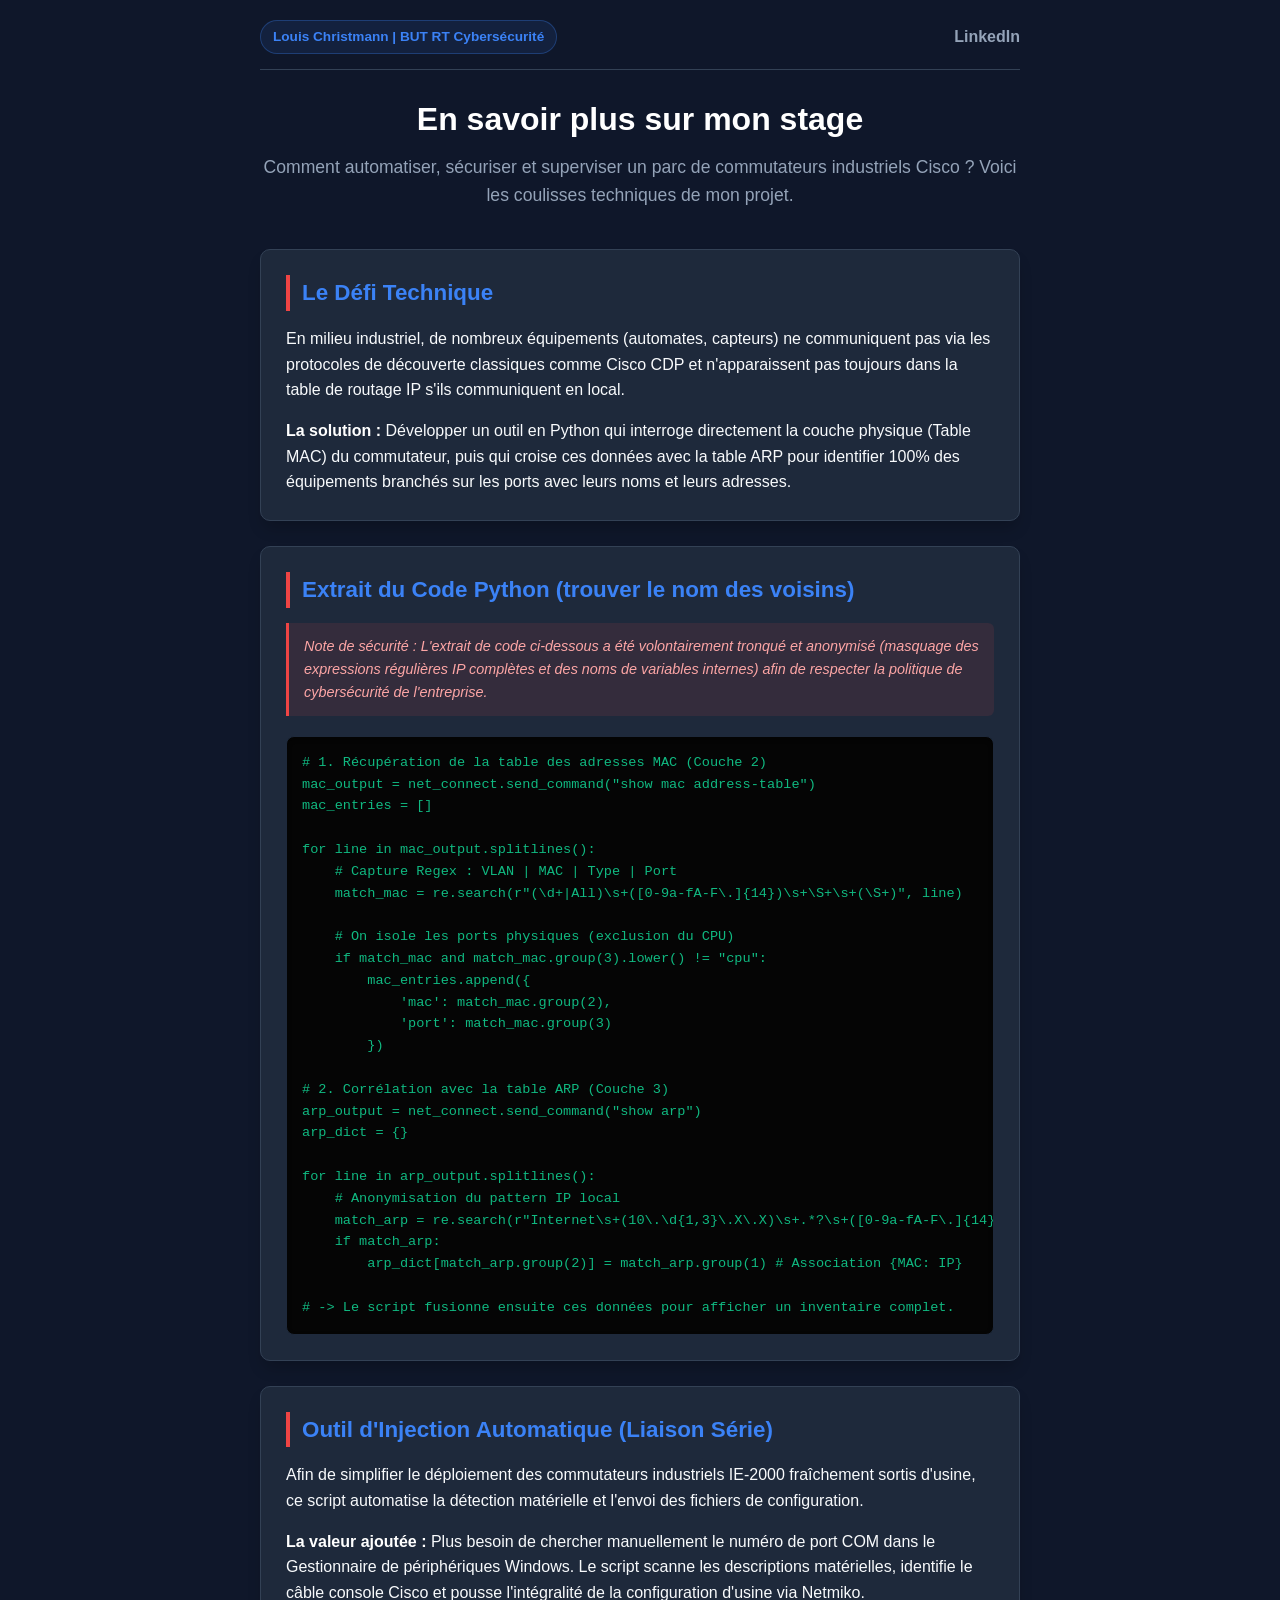
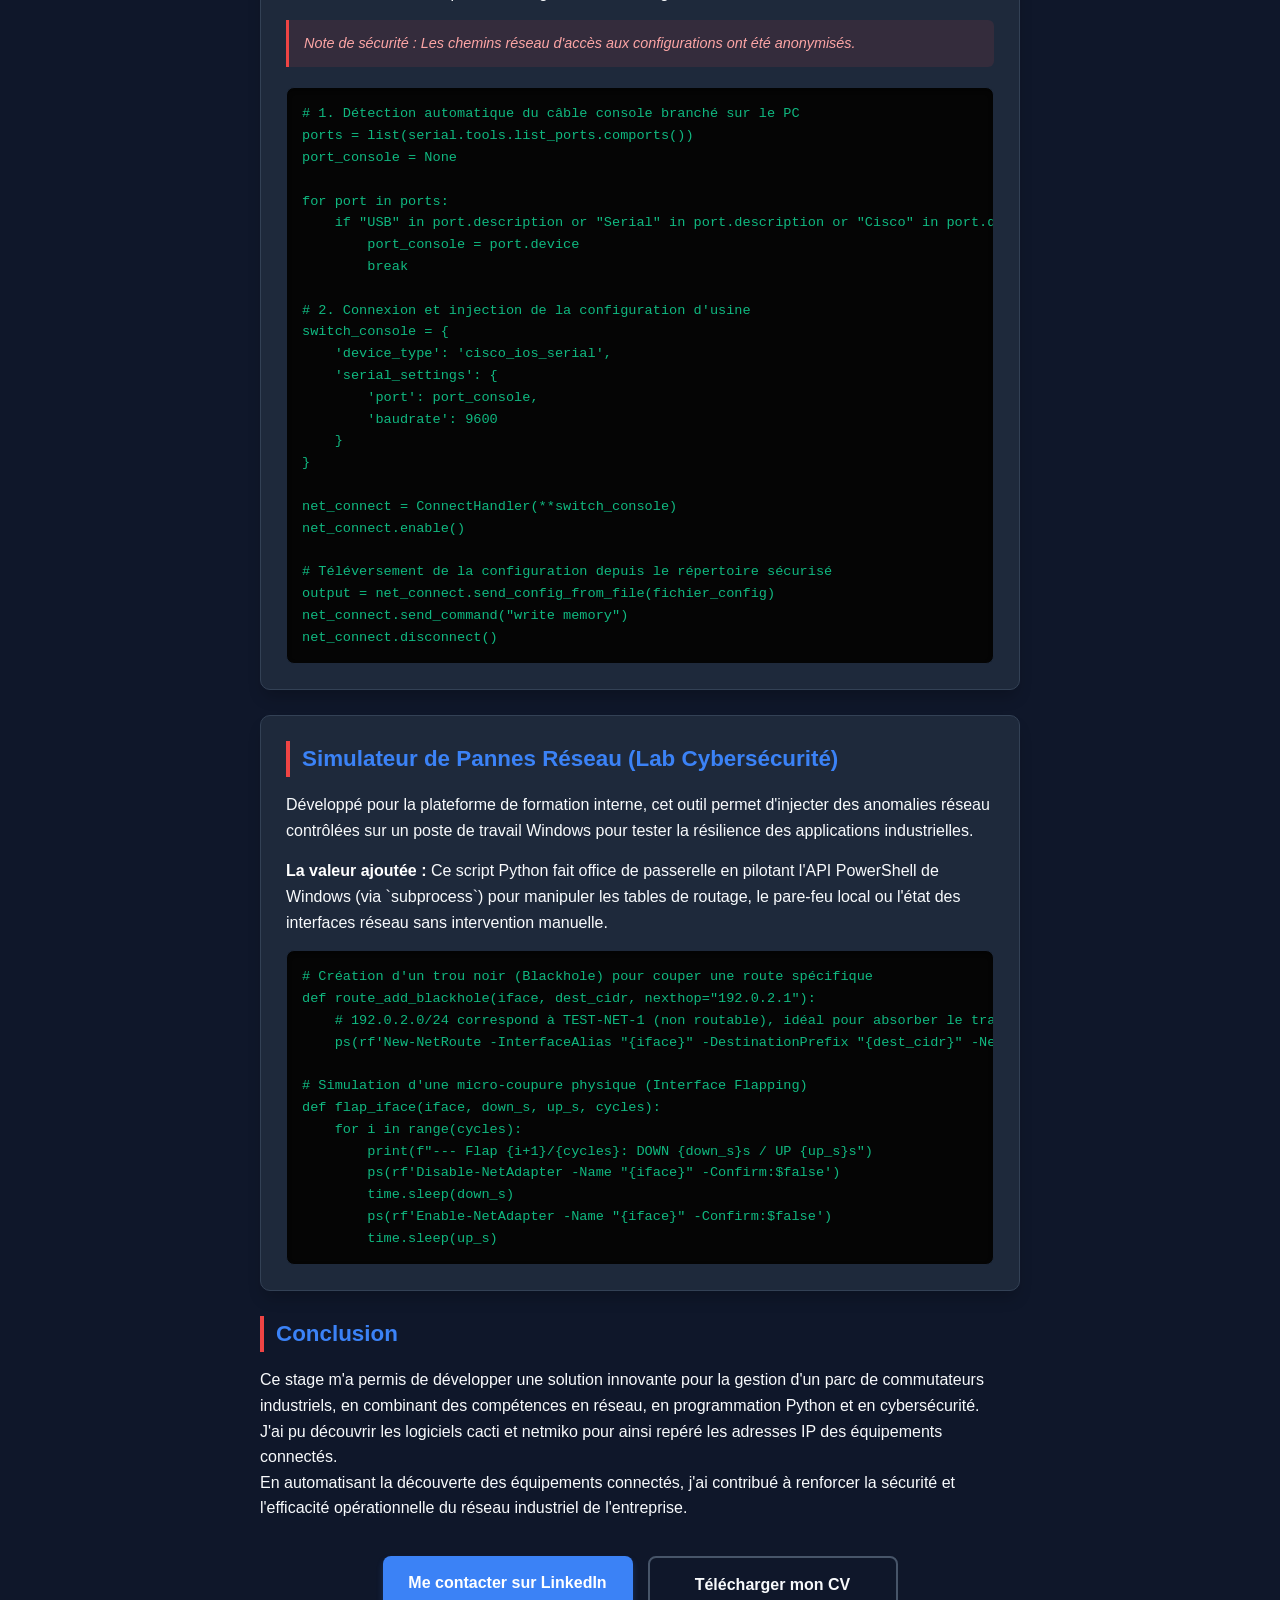
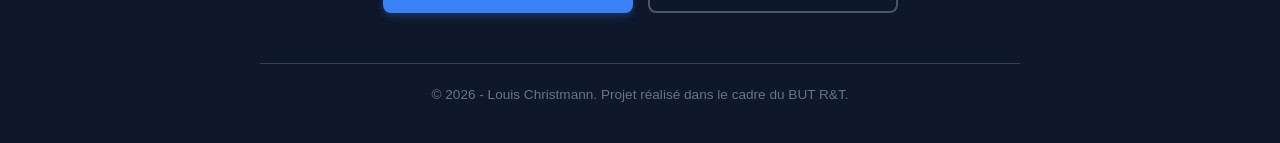
<file: index.html>
<!DOCTYPE html>
<html lang="fr">
<head>
    <meta charset="UTF-8">
    <meta name="viewport" content="width=device-width, initial-scale=1.0">
    <title>En savoir plus - Louis Christmann</title>
    <link rel="stylesheet" href="savoirplus.css">
</head>
<body>

    <div class="container">
        <header>
            <nav>
                <div class="nav-links">
                    <span class="badge">Louis Christmann | BUT RT Cybersécurité</span>
                    <a href="https://www.linkedin.com/in/louis-christmann-94b1a62aa/" target="_blank" class="linkedin-link">LinkedIn</a>
                </div>
            </nav>
            <h1>En savoir plus sur mon stage</h1>
            <h3>Comment automatiser, sécuriser et superviser un parc de commutateurs industriels Cisco ? Voici les coulisses techniques de mon projet.</h3>
        </header>

        <section class="card">
            <h2> Le Défi Technique</h2>
            <p>
                En milieu industriel, de nombreux équipements (automates, capteurs) ne communiquent pas via les protocoles de découverte classiques comme Cisco CDP et n'apparaissent pas toujours dans la table de routage IP s'ils communiquent en local.
            </p>
            <p>
                <strong>La solution :</strong> Développer un outil en Python qui interroge directement la couche physique (Table MAC) du commutateur, puis qui croise ces données avec la table ARP pour identifier 100% des équipements branchés sur les ports avec leurs noms et leurs adresses.
            </p>
        </section>

        <section class="card">
            <h2> Extrait du Code Python (trouver le nom des voisins)</h2>
            
            <div class="disclaimer">
                 Note de sécurité : L'extrait de code ci-dessous a été volontairement tronqué et anonymisé (masquage des expressions régulières IP complètes et des noms de variables internes) afin de respecter la politique de cybersécurité de l'entreprise.
            </div>

            <pre><code># 1. Récupération de la table des adresses MAC (Couche 2)
mac_output = net_connect.send_command("show mac address-table")
mac_entries = []

for line in mac_output.splitlines():
    # Capture Regex : VLAN | MAC | Type | Port
    match_mac = re.search(r"(\d+|All)\s+([0-9a-fA-F\.]{14})\s+\S+\s+(\S+)", line)
    
    # On isole les ports physiques (exclusion du CPU)
    if match_mac and match_mac.group(3).lower() != "cpu":
        mac_entries.append({
            'mac': match_mac.group(2),
            'port': match_mac.group(3)
        })

# 2. Corrélation avec la table ARP (Couche 3)
arp_output = net_connect.send_command("show arp")
arp_dict = {}

for line in arp_output.splitlines():
    # Anonymisation du pattern IP local
    match_arp = re.search(r"Internet\s+(10\.\d{1,3}\.X\.X)\s+.*?\s+([0-9a-fA-F\.]{14})", line)
    if match_arp:
        arp_dict[match_arp.group(2)] = match_arp.group(1) # Association {MAC: IP}

# -> Le script fusionne ensuite ces données pour afficher un inventaire complet.</code></pre>
        </section>

        <section class="card">
            <h2>Outil d'Injection Automatique (Liaison Série)</h2>
            <p>
                Afin de simplifier le déploiement des commutateurs industriels IE-2000 fraîchement sortis d'usine, ce script automatise la détection matérielle et l'envoi des fichiers de configuration.
            </p>
            <p>
                <strong>La valeur ajoutée :</strong> Plus besoin de chercher manuellement le numéro de port COM dans le Gestionnaire de périphériques Windows. Le script scanne les descriptions matérielles, identifie le câble console Cisco et pousse l'intégralité de la configuration d'usine via Netmiko.
            </p>
            
            <div class="disclaimer">
                Note de sécurité : Les chemins réseau d'accès aux configurations ont été anonymisés.
            </div>

            <pre><code># 1. Détection automatique du câble console branché sur le PC
ports = list(serial.tools.list_ports.comports())
port_console = None

for port in ports:
    if "USB" in port.description or "Serial" in port.description or "Cisco" in port.description:
        port_console = port.device
        break

# 2. Connexion et injection de la configuration d'usine
switch_console = {
    'device_type': 'cisco_ios_serial',
    'serial_settings': {
        'port': port_console,
        'baudrate': 9600
    }
}

net_connect = ConnectHandler(**switch_console)
net_connect.enable()

# Téléversement de la configuration depuis le répertoire sécurisé
output = net_connect.send_config_from_file(fichier_config)
net_connect.send_command("write memory")
net_connect.disconnect()</code></pre>
        </section>

        <section class="card">
            <h2>Simulateur de Pannes Réseau (Lab Cybersécurité)</h2>
            <p>
                Développé pour la plateforme de formation interne, cet outil permet d'injecter des anomalies réseau contrôlées sur un poste de travail Windows pour tester la résilience des applications industrielles.
            </p>
            <p>
                <strong>La valeur ajoutée :</strong> Ce script Python fait office de passerelle en pilotant l'API PowerShell de Windows (via `subprocess`) pour manipuler les tables de routage, le pare-feu local ou l'état des interfaces réseau sans intervention manuelle.
            </p>

            <pre><code># Création d'un trou noir (Blackhole) pour couper une route spécifique
def route_add_blackhole(iface, dest_cidr, nexthop="192.0.2.1"):
    # 192.0.2.0/24 correspond à TEST-NET-1 (non routable), idéal pour absorber le trafic
    ps(rf'New-NetRoute -InterfaceAlias "{iface}" -DestinationPrefix "{dest_cidr}" -NextHop "{nexthop}"')

# Simulation d'une micro-coupure physique (Interface Flapping)
def flap_iface(iface, down_s, up_s, cycles):
    for i in range(cycles):
        print(f"--- Flap {i+1}/{cycles}: DOWN {down_s}s / UP {up_s}s")
        ps(rf'Disable-NetAdapter -Name "{iface}" -Confirm:$false')
        time.sleep(down_s)
        ps(rf'Enable-NetAdapter -Name "{iface}" -Confirm:$false')
        time.sleep(up_s)</code></pre>
        </section>

        <section class="conclusion">
            <h2> Conclusion</h2>
            <p>
                Ce stage m'a permis de développer une solution innovante pour la gestion d'un parc de commutateurs industriels, en combinant des compétences en réseau, en programmation Python et en cybersécurité.
            </p>
            <p>J'ai pu découvrir les logiciels cacti et netmiko pour ainsi repéré les adresses IP des équipements connectés.</p>
            <p>
                En automatisant la découverte des équipements connectés, j'ai contribué à renforcer la sécurité et l'efficacité opérationnelle du réseau industriel de l'entreprise.
            </p>
        </section>

        <div class="btn-container">
            <a href="https://www.linkedin.com/in/louis-christmann-94b1a62aa/" target="_blank" class="btn btn-primary"> Me contacter sur LinkedIn</a>
            <a href="CV.pdf" class="btn btn-outline" target="_blank"> Télécharger mon CV</a>
        </div>


        <footer>
            &copy; 2026 - Louis Christmann. Projet réalisé dans le cadre du BUT R&T.
        </footer>
    </div>

</body>
</html>
</file>
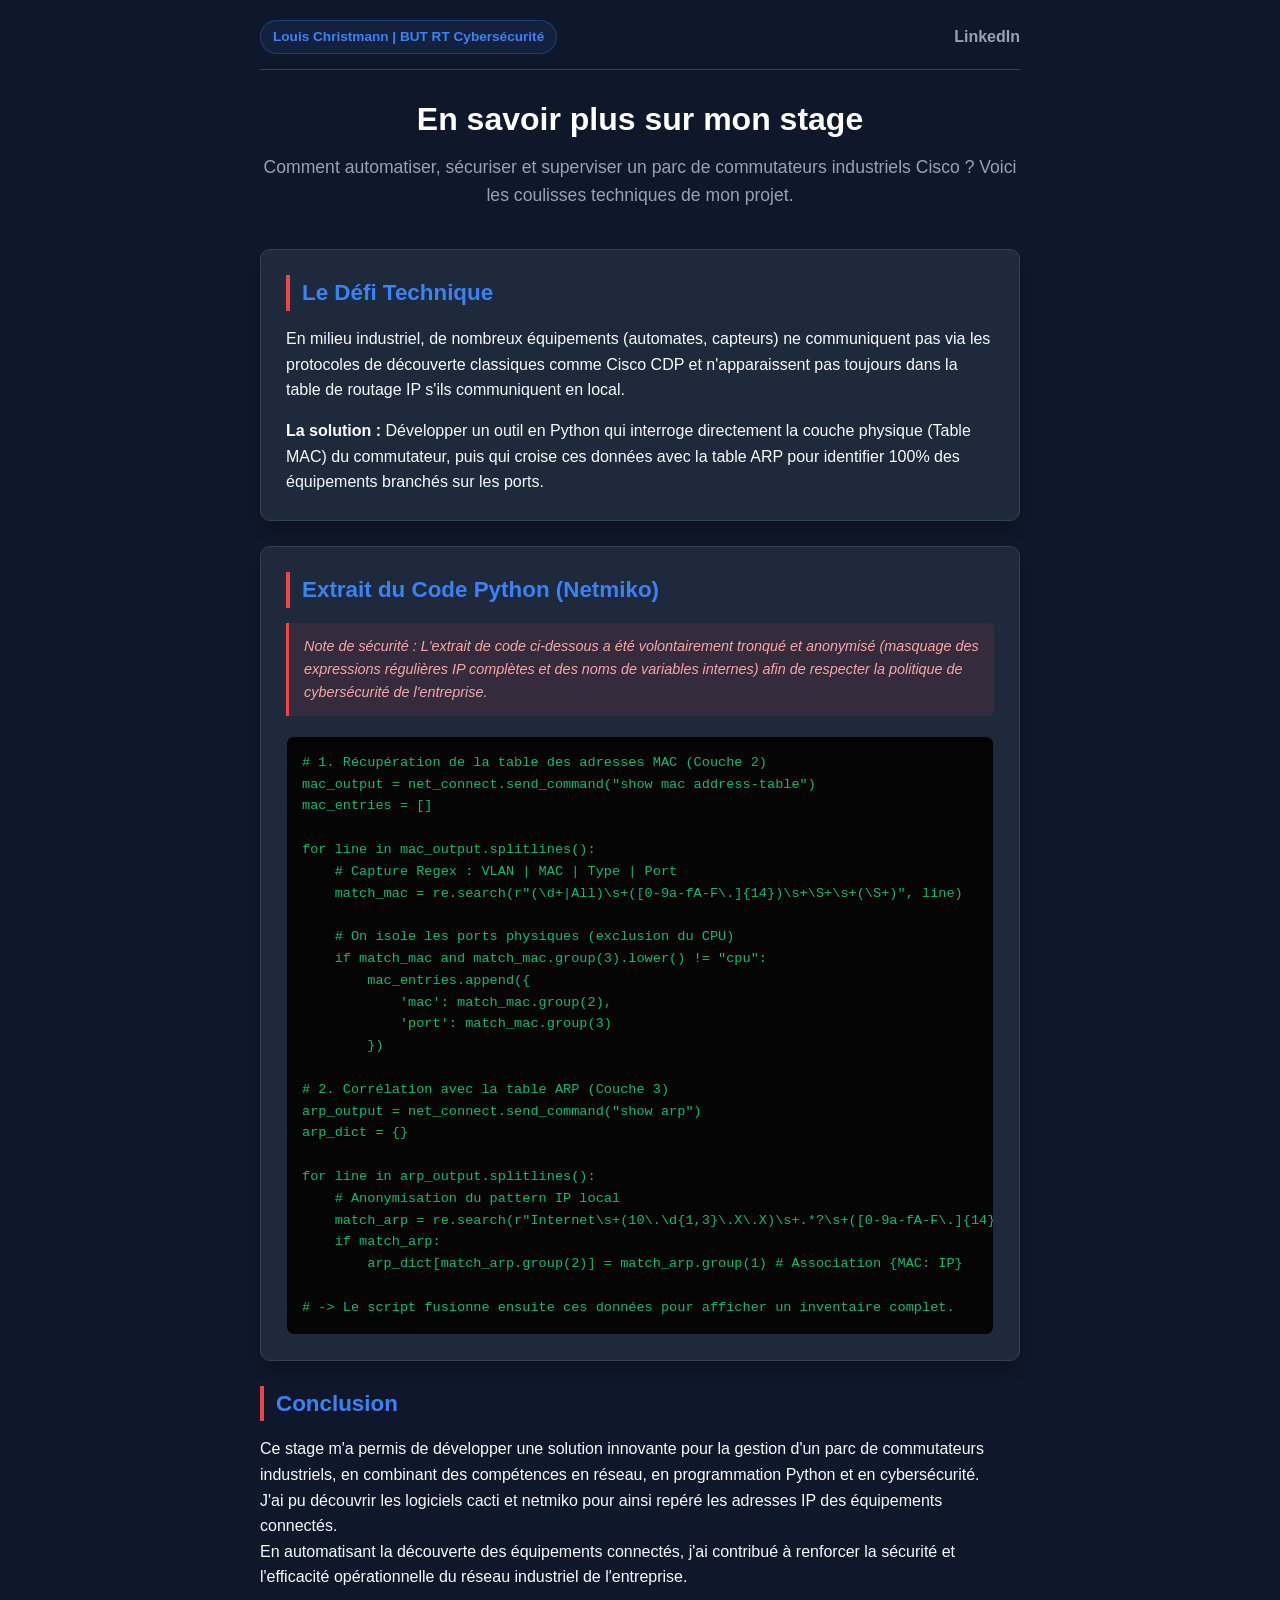
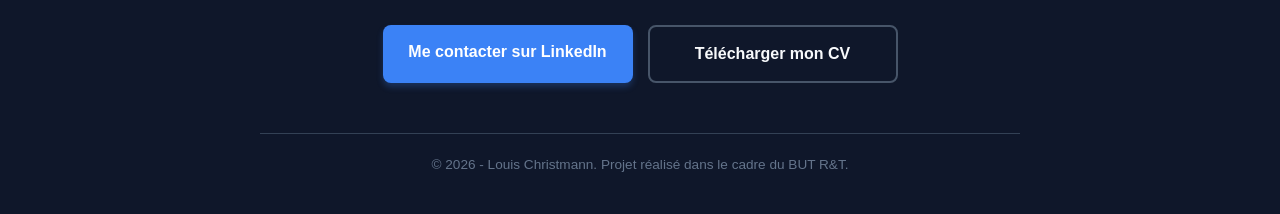
<file: savoirplus.html>
<!DOCTYPE html>
<html lang="fr">
<head>
    <meta charset="UTF-8">
    <meta name="viewport" content="width=device-width, initial-scale=1.0">
    <title>En savoir plus - Louis Christmann</title>
    <link rel="stylesheet" href="savoirplus.css">
</head>
<body>

    <div class="container">
        <header>
            <nav>
                <div class="nav-links">
                    <span class="badge">Louis Christmann | BUT RT Cybersécurité</span>
                    <a href="https://www.linkedin.com/in/louis-christmann-94b1a62aa/" target="_blank" class="linkedin-link">LinkedIn</a>
                </div>
            </nav>
            <h1>En savoir plus sur mon stage</h1>
            <h3>Comment automatiser, sécuriser et superviser un parc de commutateurs industriels Cisco ? Voici les coulisses techniques de mon projet.</h3>
        </header>

        <section class="card">
            <h2> Le Défi Technique</h2>
            <p>
                En milieu industriel, de nombreux équipements (automates, capteurs) ne communiquent pas via les protocoles de découverte classiques comme Cisco CDP et n'apparaissent pas toujours dans la table de routage IP s'ils communiquent en local.
            </p>
            <p>
                <strong>La solution :</strong> Développer un outil en Python qui interroge directement la couche physique (Table MAC) du commutateur, puis qui croise ces données avec la table ARP pour identifier 100% des équipements branchés sur les ports.
            </p>
        </section>

        <section class="card">
            <h2> Extrait du Code Python (Netmiko)</h2>
            
            <div class="disclaimer">
                 Note de sécurité : L'extrait de code ci-dessous a été volontairement tronqué et anonymisé (masquage des expressions régulières IP complètes et des noms de variables internes) afin de respecter la politique de cybersécurité de l'entreprise.
            </div>

            <pre><code># 1. Récupération de la table des adresses MAC (Couche 2)
mac_output = net_connect.send_command("show mac address-table")
mac_entries = []

for line in mac_output.splitlines():
    # Capture Regex : VLAN | MAC | Type | Port
    match_mac = re.search(r"(\d+|All)\s+([0-9a-fA-F\.]{14})\s+\S+\s+(\S+)", line)
    
    # On isole les ports physiques (exclusion du CPU)
    if match_mac and match_mac.group(3).lower() != "cpu":
        mac_entries.append({
            'mac': match_mac.group(2),
            'port': match_mac.group(3)
        })

# 2. Corrélation avec la table ARP (Couche 3)
arp_output = net_connect.send_command("show arp")
arp_dict = {}

for line in arp_output.splitlines():
    # Anonymisation du pattern IP local
    match_arp = re.search(r"Internet\s+(10\.\d{1,3}\.X\.X)\s+.*?\s+([0-9a-fA-F\.]{14})", line)
    if match_arp:
        arp_dict[match_arp.group(2)] = match_arp.group(1) # Association {MAC: IP}

# -> Le script fusionne ensuite ces données pour afficher un inventaire complet.</code></pre>
        </section>

        <section class="conclusion">
            <h2> Conclusion</h2>
            <p>
                Ce stage m'a permis de développer une solution innovante pour la gestion d'un parc de commutateurs industriels, en combinant des compétences en réseau, en programmation Python et en cybersécurité.
            </p>
            <p>J'ai pu découvrir les logiciels cacti et netmiko pour ainsi repéré les adresses IP des équipements connectés.</p>
            <p>
                En automatisant la découverte des équipements connectés, j'ai contribué à renforcer la sécurité et l'efficacité opérationnelle du réseau industriel de l'entreprise.
            </p>
        </section>

        <div class="btn-container">
            <a href="https://www.linkedin.com/in/louis-christmann-94b1a62aa/" target="_blank" class="btn btn-primary"> Me contacter sur LinkedIn</a>
            <a href="CV.pdf" class="btn btn-outline" target="_blank"> Télécharger mon CV</a>
        </div>


        <footer>
            &copy; 2026 - Louis Christmann. Projet réalisé dans le cadre du BUT R&T.
        </footer>
    </div>

</body>
</html>
</file>
<file: savoirplus.css>
/* --- VARIABLES GLOBALES (Thème Cybersécurité / Industriel) --- */
:root {
    --bg-color: #0f172a;          /* Bleu nuit très profond */
    --card-bg: #1e293b;           /* Bleu ardoise pour les blocs */
    --text-main: #f8fafc;         /* Blanc cassé pour ne pas fatiguer les yeux */
    --text-muted: #94a3b8;        /* Gris bleuté pour le texte secondaire */
    --primary: #3b82f6;           /* Bleu tech */
    --primary-hover: #2563eb;
    --accent: #ef4444;            /* Rouge industriel pour faire ressortir les éléments clés */
}

/* --- RESET ET CORPS DE PAGE --- */
* {
    box-sizing: border-box;
    margin: 0;
    padding: 0;
}

body {
    font-family: 'Segoe UI', Roboto, Helvetica, Arial, sans-serif;
    background-color: var(--bg-color);
    color: var(--text-main);
    line-height: 1.6;
    -webkit-font-smoothing: antialiased;
}

.container {
    max-width: 800px;
    margin: 0 auto;
    padding: 20px;
}

/* --- NAVIGATION --- */
nav {
    margin-bottom: 30px;
}

.nav-links {
    display: flex;
    justify-content: space-between;
    align-items: center;
    flex-wrap: wrap;
    gap: 10px;
    padding-bottom: 15px;
    border-bottom: 1px solid #334155;
}

.badge {
    background-color: rgba(59, 130, 246, 0.1);
    color: var(--primary);
    padding: 5px 12px;
    border-radius: 20px;
    font-size: 0.85rem;
    font-weight: bold;
    border: 1px solid rgba(59, 130, 246, 0.3);
}

.linkedin-link {
    color: var(--text-muted);
    text-decoration: none;
    font-weight: bold;
    transition: color 0.3s ease;
}

.linkedin-link:hover {
    color: var(--primary);
}

/* --- HEADER ET TYPOGRAPHIE --- */
header {
    text-align: center;
    margin-bottom: 40px;
}

h1 {
    font-size: 2rem;
    color: #ffffff;
    margin-bottom: 15px;
    line-height: 1.2;
}

h3 {
    font-size: 1.1rem;
    color: var(--text-muted);
    font-weight: 400;
}

h2 {
    font-size: 1.4rem;
    color: var(--primary);
    margin-bottom: 15px;
    border-left: 4px solid var(--accent);
    padding-left: 12px;
}

/* --- CARTES (Sections) --- */
.card {
    background-color: var(--card-bg);
    border-radius: 10px;
    padding: 25px;
    margin-bottom: 25px;
    box-shadow: 0 10px 15px -3px rgba(0, 0, 0, 0.2);
    border: 1px solid #334155;
}

.card p {
    margin-bottom: 15px;
}

.card p:last-child {
    margin-bottom: 0;
}

strong {
    color: #ffffff;
}

/* --- MESSAGE D'ALERTE (Disclaimer) --- */
.disclaimer {
    background-color: rgba(239, 68, 68, 0.1);
    border-left: 3px solid var(--accent);
    padding: 12px 15px;
    font-size: 0.9rem;
    font-style: italic;
    color: #fca5a5;
    margin-bottom: 20px;
    border-radius: 0 6px 6px 0;
}

/* --- BLOC DE CODE (Style Terminal) --- */
pre {
    background-color: #050505;
    padding: 15px;
    border-radius: 8px;
    overflow-x: auto; /* Permet le scroll sur les petits écrans */
    border: 1px solid #1e293b;
    box-shadow: inset 0 2px 4px rgba(0,0,0,0.5);
}

code {
    font-family: 'Consolas', 'Courier New', monospace;
    font-size: 0.85rem;
    color: #10b981; /* Vert typique des terminaux */
}

/* --- BOUTONS --- */
.btn-container {
    display: flex;
    flex-direction: column;
    gap: 15px;
    margin-top: 35px;
}

.btn {
    display: block;
    text-align: center;
    padding: 14px 20px;
    border-radius: 8px;
    text-decoration: none;
    font-weight: bold;
    font-size: 1rem;
    transition: all 0.3s ease;
}

.btn-primary {
    background-color: var(--primary);
    color: #ffffff;
    box-shadow: 0 4px 6px rgba(59, 130, 246, 0.25);
}

.btn-primary:hover {
    background-color: var(--primary-hover);
    transform: translateY(-2px);
}

.btn-outline {
    border: 2px solid #475569;
    color: var(--text-main);
    background-color: transparent;
}

.btn-outline:hover {
    border-color: var(--text-main);
    background-color: rgba(255, 255, 255, 0.05);
    transform: translateY(-2px);
}

/* --- FOOTER --- */
footer {
    text-align: center;
    margin-top: 50px;
    padding-bottom: 20px;
    color: #64748b;
    font-size: 0.85rem;
    border-top: 1px solid #334155;
    padding-top: 20px;
}

/* --- RESPONSIVITÉ (Pour un affichage parfait sur PC) --- */
@media (min-width: 600px) {
    .btn-container {
        flex-direction: row;
        justify-content: center;
    }
    
    .btn {
        min-width: 250px;
    }
}
</file>
